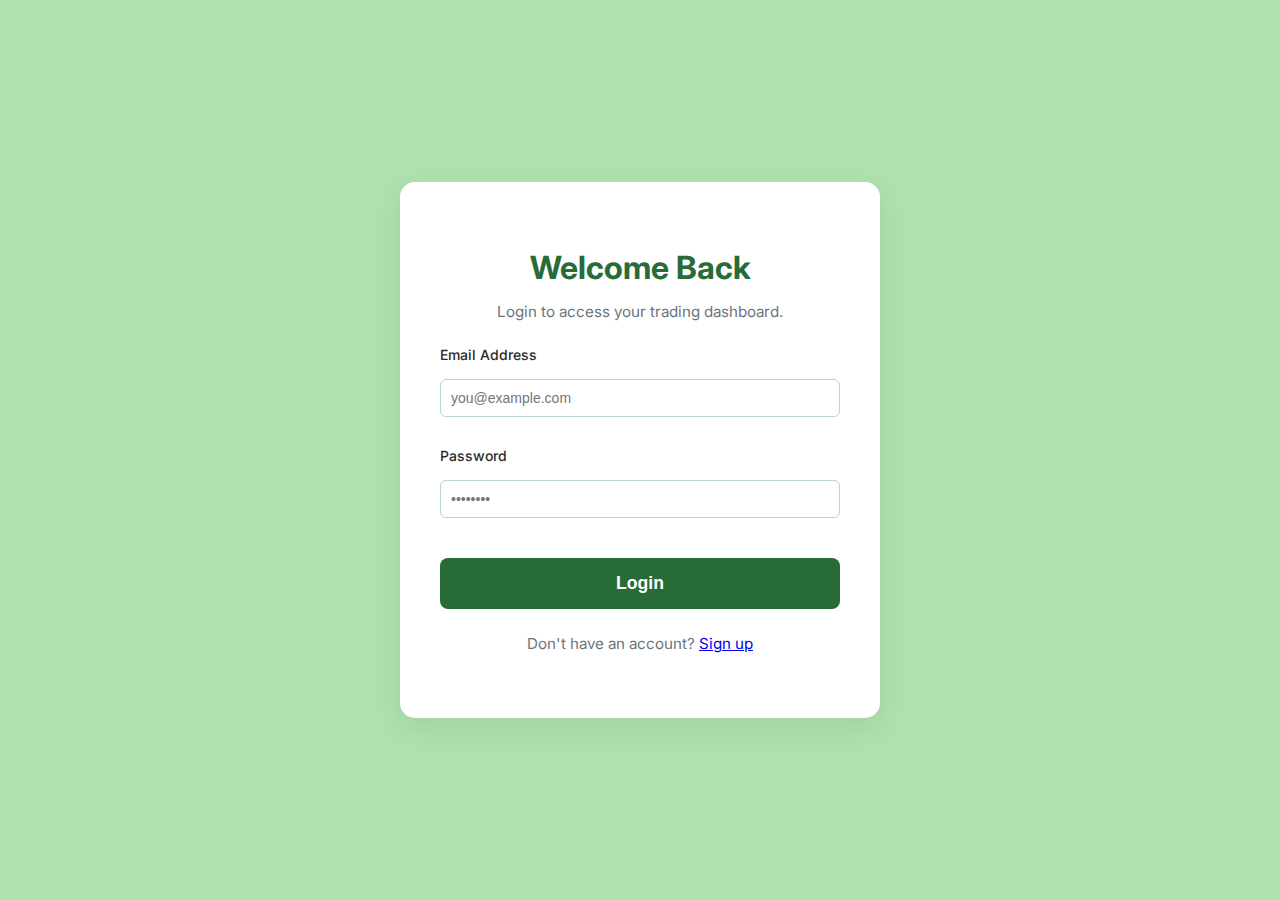
<file: index.html>
<!DOCTYPE html>
<html lang="en">
<head>
    <meta charset="UTF-8" />
    <meta name="viewport" content="width=device-width, initial-scale=1.0" />
    <title>Login - Trading Course</title>
    <!-- Google Fonts: Inter -->
    <link rel="preconnect" href="https://fonts.googleapis.com">
    <link rel="preconnect" href="https://fonts.gstatic.com" crossorigin>
    <link href="https://fonts.googleapis.com/css2?family=Inter:wght@400;500;600;700&display=swap" rel="stylesheet">
    <!-- External Stylesheet -->
    <link rel="stylesheet" href="style.css">
</head>
<body class="login-page">

    <div class="login-container">
        <!-- Header -->
        <div class="header">
            <h2>Welcome Back</h2>
            <p>Login to access your trading dashboard.</p>
        </div>

        <!-- Login Form -->
        <form id="loginForm">
            <!-- Email Input -->
            <div class="form-group">
                <label for="email">Email Address</label>
                <input type="email" id="email" placeholder="you@example.com" required>
            </div>

            <!-- Password Input -->
            <div class="form-group">
                <label for="password">Password</label>
                <input type="password" id="password" placeholder="••••••••" required>
            </div>

            <!-- Login Button -->
            <button type="submit" class="login-btn">
                Login
            </button>

            <!-- Error Message Display -->
            <p id="error-message"></p>
        </form>

        <!-- Sign-up Link -->
        <p class="signup-link">
            Don't have an account?
            <a href="signup.html">Sign up</a>
        </p>
    </div>

    <!-- External JavaScript -->
    <script type="module" src="script.js"></script>

</body>
</html>
</file>
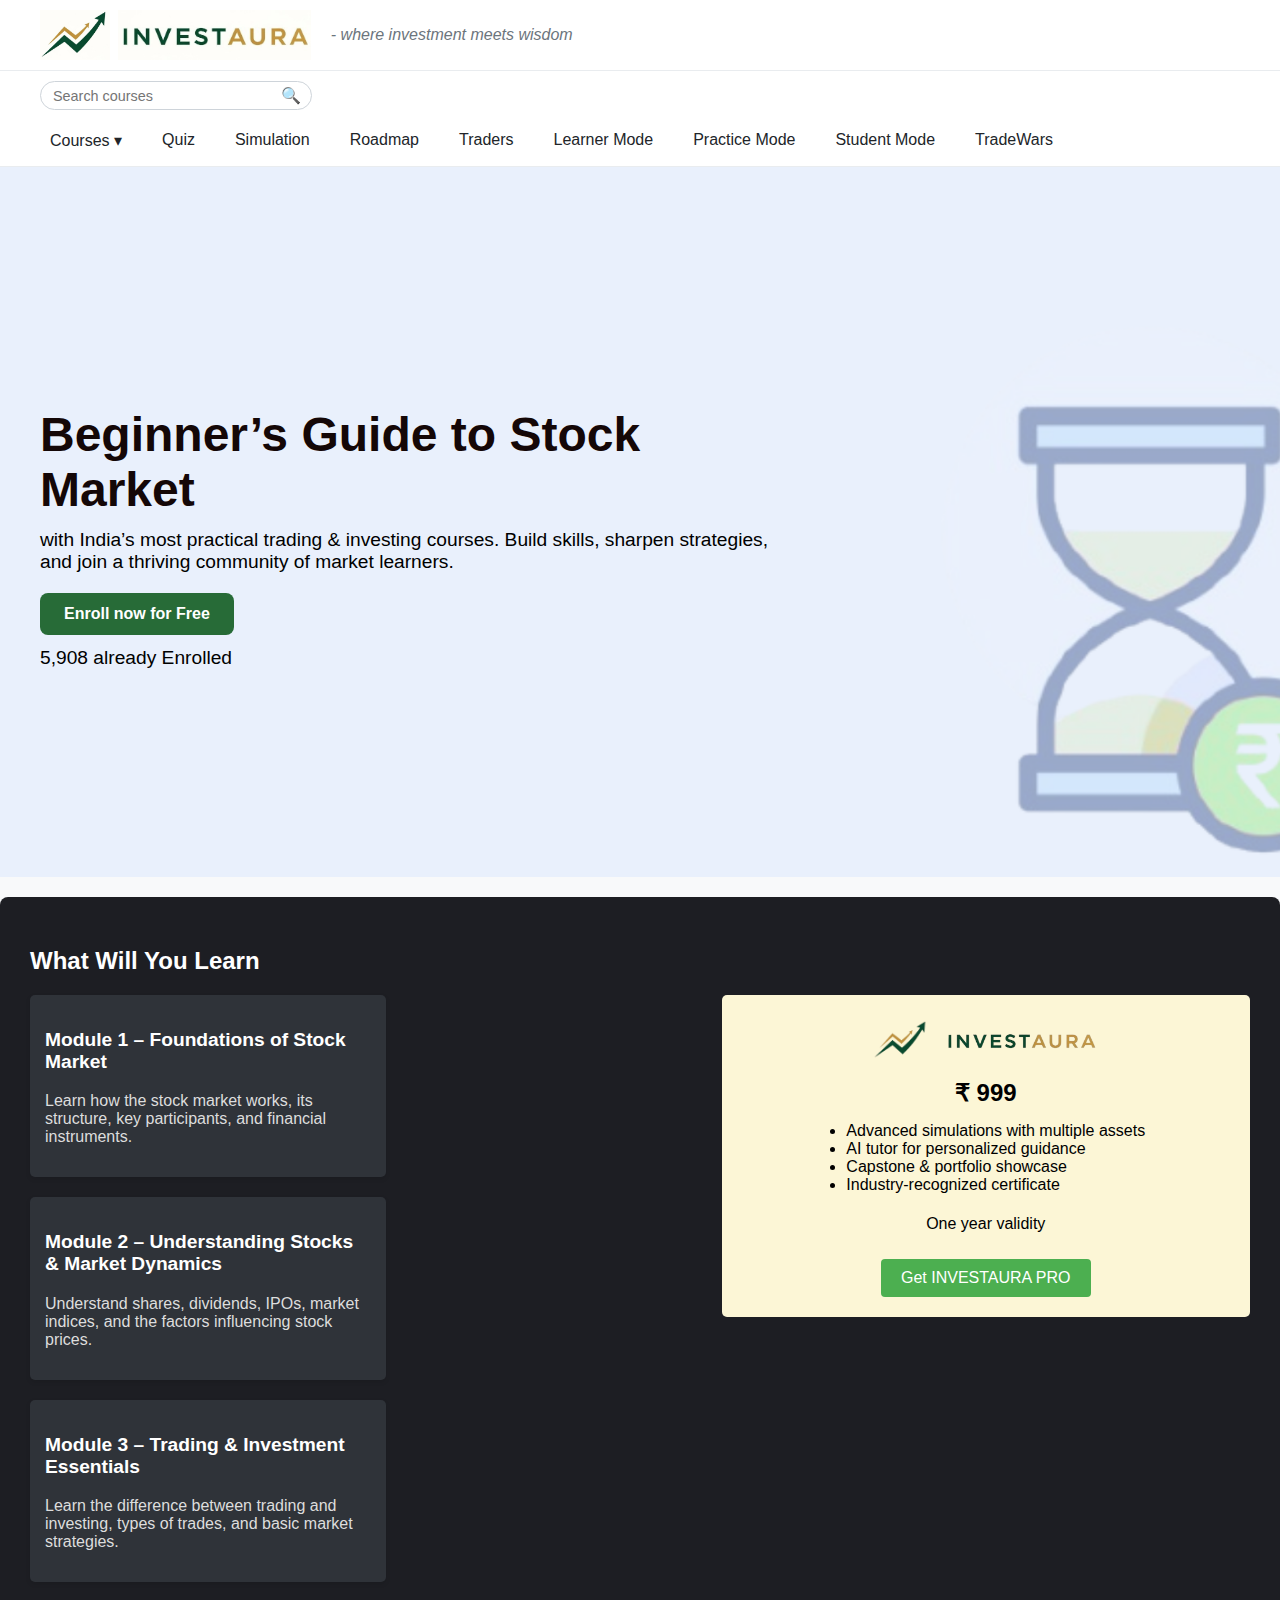
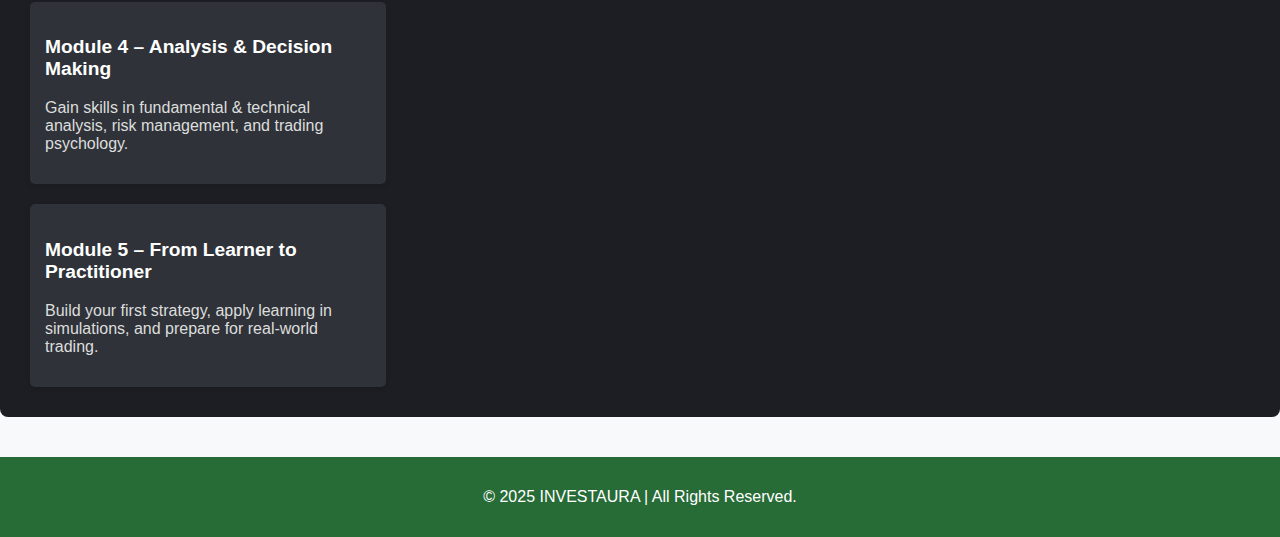
<file: course1.html>
<!DOCTYPE html>
<html lang="en">
<head>
  <meta charset="UTF-8" />
  <meta name="viewport" content="width=device-width, initial-scale=1.0"/>
  <title>Beginner’s Guide to Stock Market | INVESTAURA</title>
  <link rel="stylesheet" href="style_courses.css" />
</head>
<body>

  <!-- ===== HEADER BAR 1: Logo + Tagline ===== -->
  <header class="top-header">
    <div class="logo">
      <img src="logo2 part1.jpg" alt="InvestAura Logo Part 1">
      <img src="logo2 part 2.jpg" alt="InvestAura Logo Part 2">
      <p class="tagline">- where investment meets wisdom</p>
    </div>
  </header>

  <!-- ===== HEADER BAR 2: Search + Nav ===== -->
  <div class="mode-bar">
    <!-- Search Bar -->
    <div class="search-bar">
      <input type="text" placeholder="Search courses" />
      <span class="search-icon">&#128269;</span>
    </div>

    <!-- Navigation -->
    <nav class="nav-links">
      <a href="#">Courses ▾</a>
      <a href="#">Quiz</a>
      <a href="#">Simulation</a>
      <a href="#">Roadmap</a>
      <a href="#">Traders</a>
      <a href="#">Learner Mode</a>
      <a href="#">Practice Mode</a>
      <a href="#">Student Mode</a>
      <a href="#">TradeWars</a>
    </nav>
  </div>

  <section class="hero">
  <div class="hero-content">
    <h1>Beginner’s Guide to Stock Market</h1>
    <p>with India’s most practical trading & investing courses. Build skills, sharpen strategies, and join a thriving community of market learners.</p>
    <div class="buttons">
      <a href="#join" class="btn-primary">Enroll now for Free</a>
    </div>
    <div class="enroll">
       <p>5,908 already Enrolled</p>
    </div>
   
  </div>
</section>


  <!-- ===== NEW SECTION: COURSE SYLLABUS ===== -->
  <!-- ===== NEW SECTION: WHAT WILL YOU LEARN ===== -->
<section class="learn-container">
    <h2>What Will You Learn</h2>

    <div class="learn-content">
        <div class="learn-modules">
            <div class="module">
                <h3>Module 1 – Foundations of Stock Market</h3>
                <p>Learn how the stock market works, its structure, key participants, and financial instruments.</p>
            </div>
            <div class="module">
                <h3>Module 2 – Understanding Stocks & Market Dynamics</h3>
                <p>Understand shares, dividends, IPOs, market indices, and the factors influencing stock prices.</p>
            </div>
            <div class="module">
                <h3>Module 3 – Trading & Investment Essentials</h3>
                <p>Learn the difference between trading and investing, types of trades, and basic market strategies.</p>
            </div>
            <div class="module">
                <h3>Module 4 – Analysis & Decision Making</h3>
                <p>Gain skills in fundamental & technical analysis, risk management, and trading psychology.</p>
            </div>
            <div class="module">
                <h3>Module 5 – From Learner to Practitioner</h3>
                <p>Build your first strategy, apply learning in simulations, and prepare for real-world trading.</p>
            </div>
        </div>

        <div class="pro-offer">
            <div class="pro-logo">
                <img src="logo2_part1-removebg.png" alt="">
                <img src="logo2_part_2-removebg.png" alt="">
                
            </div>
            <p class="pro-price"> ₹ 999</p>
            <ul>
                <li>Advanced simulations with multiple assets</li>
                <li>AI tutor for personalized guidance</li>
                <li>Capstone & portfolio showcase</li>
                <li>Industry-recognized certificate</li>
            </ul>
            <p>One year validity</p>
            <a href="#" class="btn-pro">Get INVESTAURA PRO</a>
        </div>
    </div>
</section>



  <!-- ===== FOOTER ===== -->
  <footer class="course-footer">
    <p>&copy; 2025 INVESTAURA | All Rights Reserved.</p>
  </footer>

</body>
</html>
</file>
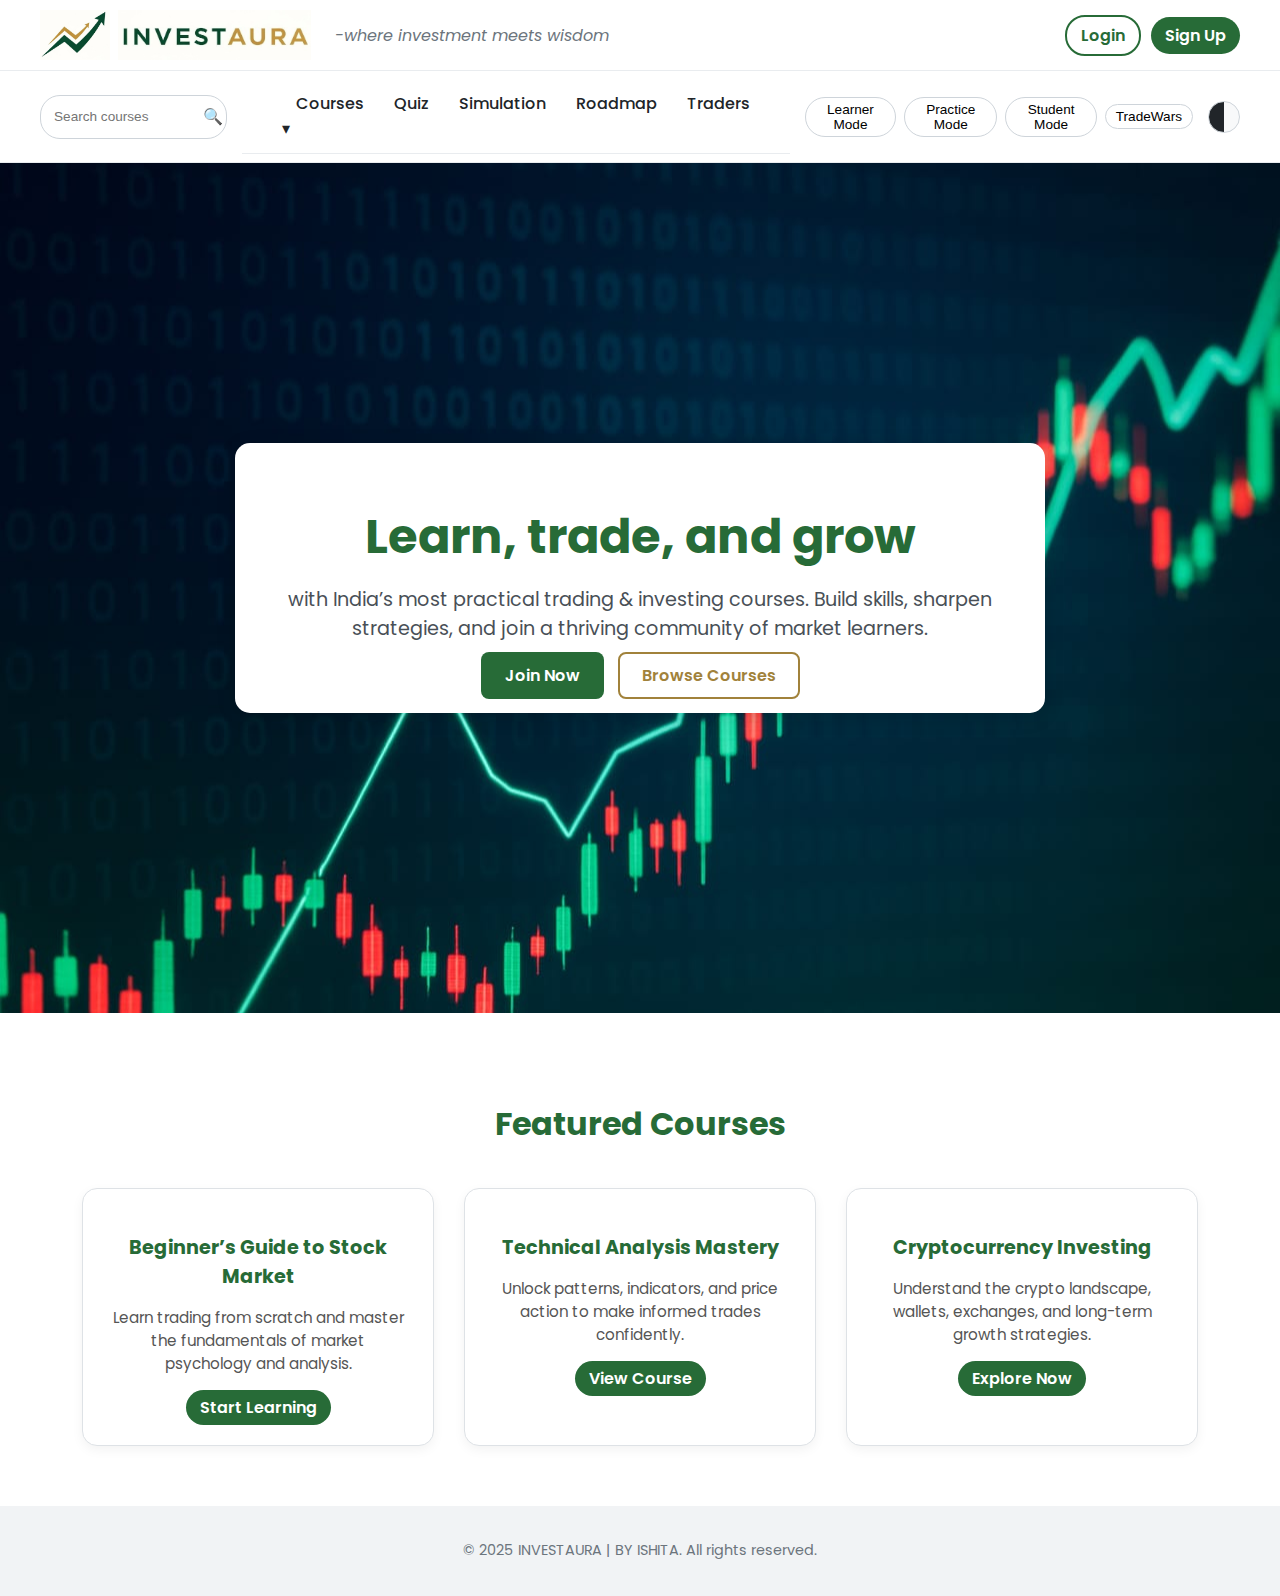
<file: homepage.html>
<!DOCTYPE html>
<html lang="en">
<head>
  <meta charset="UTF-8" />
  <meta name="viewport" content="width=device-width, initial-scale=1.0"/>
  <title>INVESTAURA</title>
  <link rel="stylesheet" href="style.css" />
  <link href="https://fonts.googleapis.com/css2?family=Poppins:wght@400;500;600;700&display=swap" rel="stylesheet">
</head>
<body>

<header>
  <!-- ===== ROW 1: LOGO + BRAND + AUTH ===== -->
  <div class="top-header">
    <div class="logo">
      <img src="logo2 part1.jpg" alt="Logo">
      <img src="logo2 part 2.jpg" alt="Logo">
      <span class="brand-name"></span>
      <span class="tagline">-where investment meets wisdom</span>
    </div>
    <div class="header-actions">
      <a href="index.html" class="btn secondary">Login</a>
      <a href="signup.html" class="btn primary">Sign Up</a>
    </div>
  </div>

  <!-- ===== ROW 2: SEARCH + MODES + DARK MODE ===== -->
  <div class="mode-bar">
    <div class="mode-left">
      <div class="search-bar">
        <input type="text" placeholder="Search courses">
        <div class="search-icon">🔍</div>
      </div>
      <nav class="nav-links">
        <!-- Dropdown for Courses -->
        <div class="dropdown">
          <a href="#" class="dropdown-toggle">Courses ▾</a>
          <div class="dropdown-menu">
            <a href="#">Beginner’s Guide to Stock Market</a>
            <a href="#">Technical Analysis Mastery</a>
            <a href="#">Cryptocurrency Investing</a>
            <a href="#">Options Trading Strategies</a>
          </div>
        </div>
        <a href="#">Quiz</a>
        <a href="#">Simulation</a>
        <a href="#">Roadmap</a>
        <a href="#">Traders</a>
      </nav>
      <div class="mode-buttons">
        <button>Learner Mode</button>
        <button>Practice Mode</button>
        <button>Student Mode</button>
        <button>TradeWars</button>
      </div>
    </div>
    <div class="header-actions">
      <div class="dark-mode-btn"></div>
    </div>
  </div>
</header>

<!-- Hero Section -->
<section class="hero">
  <div class="hero-content">
    <h1>Learn, trade, and grow</h1>
    <p>with India’s most practical trading & investing courses. Build skills, sharpen strategies, and join a thriving community of market learners.</p>
    <div class="buttons">
      <a href="#join" class="btn-primary">Join Now</a>
      <a href="#courses" class="btn-secondary">Browse Courses</a>
    </div>
  </div>
</section>

<!-- Featured Courses Section -->
<section class="featured-courses" id="courses">
  <h2>Featured Courses</h2>
  <div class="course-cards">
    <div class="course-card">
      <h3>Beginner’s Guide to Stock Market</h3>
      <p>Learn trading from scratch and master the fundamentals of market psychology and analysis.</p>
      <a href="beginners-stock.html" target="_blank" class="btn primary">Start Learning</a>
    </div>
    <div class="course-card">
      <h3>Technical Analysis Mastery</h3>
      <p>Unlock patterns, indicators, and price action to make informed trades confidently.</p>
      <a href="#" class="btn primary">View Course</a>
    </div>
    <div class="course-card">
      <h3>Cryptocurrency Investing</h3>
      <p>Understand the crypto landscape, wallets, exchanges, and long-term growth strategies.</p>
      <a href="#" class="btn primary">Explore Now</a>
    </div>
  </div>
</section>

<!-- Footer -->
<footer class="footer">
  <p>&copy; 2025 INVESTAURA | BY ISHITA. All rights reserved.</p>
</footer>

<!-- External JS -->
<script src="script.js"></script>

</body>
</html>
</file>
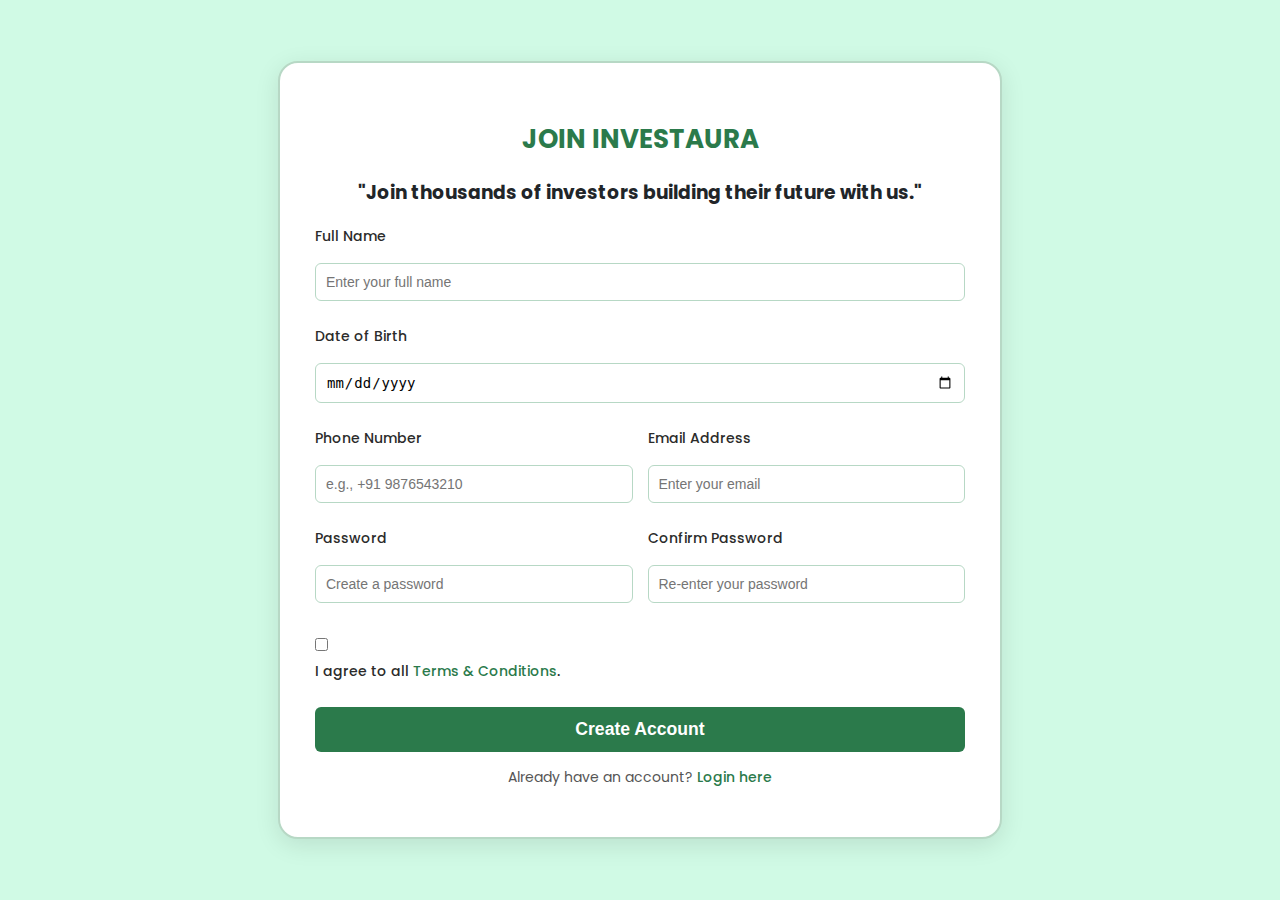
<file: signup.html>
<!DOCTYPE html>
<html lang="en">
  <head>
    <meta charset="UTF-8" />
    <meta name="viewport" content="width=device-width, initial-scale=1.0" />
    <title>Sign Up - INVESTAURA</title>
    <!-- Inter Font -->
    <link rel="preconnect" href="https://fonts.googleapis.com" />
    <link rel="preconnect" href="https://fonts.gstatic.com" crossorigin />
    <link
      href="https://fonts.googleapis.com/css2?family=Inter:wght@400;500;600;700&display=swap"
      rel="stylesheet"
    />
    <link rel="preconnect" href="https://fonts.googleapis.com" />
    <link rel="preconnect" href="https://fonts.gstatic.com" crossorigin />
    <link
      href="https://fonts.googleapis.com/css2?family=Poppins:wght@400;500;600;700&display=swap"
      rel="stylesheet"
    />

    <!-- External CSS -->
    <link rel="stylesheet" href="style.css" />
  </head>
  <body class="signup-page">
    <div class="signup-container">
      <h2>JOIN INVESTAURA</h2>
      <h3>"Join thousands of investors building their future with us."</h3>
      <form action="#" method="post">
        <!-- Name -->
        <div class="form-group">
          <label for="fullname">Full Name</label>
          <input
            type="text"
            id="fullname"
            placeholder="Enter your full name"
            required
          />
        </div>

        <!-- Date of Birth -->
        <div class="form-group">
          <label for="dob">Date of Birth</label>
          <input type="date" id="dob" required />
        </div>

        <!-- Phone + Email -->
        <div class="form-row">
          <div class="form-group">
            <label for="phone">Phone Number</label>
            <input
              type="tel"
              id="phone"
              placeholder="e.g., +91 9876543210"
              pattern="[0-9+ ]+"
              required
            />
          </div>
          <div class="form-group">
            <label for="email">Email Address</label>
            <input
              type="email"
              id="email"
              placeholder="Enter your email"
              required
            />
          </div>
        </div>

        <!-- Password + Confirm Password -->
        <div class="form-row">
          <div class="form-group">
            <label for="password">Password</label>
            <input
              type="password"
              id="password"
              placeholder="Create a password"
              required
            />
          </div>
          <div class="form-group">
            <label for="confirm-password">Confirm Password</label>
            <input
              type="password"
              id="confirm-password"
              placeholder="Re-enter your password"
              required
            />
          </div>
        </div>

        <!-- Terms Agreement -->
        <div class="form-group">
          <input type="checkbox" id="terms" required />
          <label for="terms"
            >I agree to all <a href="#">Terms & Conditions</a>.</label
          >
        </div>

        <!-- Submit -->

        <button type="submit" class="signup-btn">Create Account</button>

        <p class="login-link">
          Already have an account? <a href="index.html">Login here</a>
        </p>
      </form>
    </div>
  </body>
</html>
</file>
<file: style.css>
/* ===== GLOBAL STYLES ===== */
body {
    font-family: 'Poppins', Arial, sans-serif;
    margin: 0;
    padding: 0;
    background-color: #F8F9FA; 
    color: #212529;
}

input {
    width: 100%;
    padding: 10px;
    margin: 10px 0;
    border: 1px solid #CED4DA; 
    border-radius: 5px;
}

/* ===== FORM & QUIZ CONTAINERS ===== */
.container, .quiz-container {
    max-width: 500px;
    margin: 50px auto;
    padding: 30px;
    background: white;
    border-radius: 10px;
    box-shadow: 0 0 15px rgba(0,0,0,0.05);
    text-align: center;
}

.option-btn {
    display: block;
    margin: 10px auto;
    padding: 10px;
    width: 100%;
    border: none;
    border-radius: 8px;
    background: #E9ECEF;
    cursor: pointer;
    transition: 0.2s;
}

.option-btn:hover {
    background: #DEE2E6;
}

/* ===== HEADER ROW 1 ===== */
.top-header {
    display: flex;
    justify-content: space-between;
    align-items: center;
    padding: 10px 40px;
    background: #ffffff;
    border-bottom: 1px solid #E9ECEF;
}

.logo {
    display: flex;
    align-items: center;
    gap: 8px;
}

.logo img {
    height: 50px;
    width: fit-content;
}

.brand-name {
    font-size: 1.6rem;
    font-weight: bold;
    color: #212529;
}

.tagline {
    font-size: 1rem;
    font-style: italic;
    align-items: last baseline;
    margin-left: 8px;
    color: #6C757D;
}

.header-actions {
    display: flex;
    align-items: center;
    gap: 10px;
}

.btn.primary {
    /* Updated to a rich, deep green */
    background: #276B37;
    color: white;
    padding: 6px 14px;
    border-radius: 20px;
    text-decoration: none;
    font-weight: 600;
    transition: background 0.2s;
}

.btn.primary:hover {
    background: #1D5427;
}

.btn.secondary {
    /* Updated to a ghost button with a deep green border */
    border: 2px solid #276B37;
    color: #276B37;
    background: transparent;
    padding: 6px 14px;
    border-radius: 20px;
    text-decoration: none;
    font-weight: 600;
    transition: background 0.2s, color 0.2s;
}

.btn.secondary:hover {
    background: #276B37;
    color: white;
}

/* ===== HEADER ROW 2 ===== */
.mode-bar {
    display: flex;
    justify-content: space-between;
    align-items: center;
    background: #ffffff;
    padding: 8px 40px;
    border-bottom: 1px solid #E9ECEF;
    gap: 15px;
}

.mode-left {
    display: flex;
    align-items: center;
    gap: 15px;
}

.search-bar {
    display: flex;
    align-items: center;
    background: white;
    border-radius: 20px;
    padding: 1px 3px;
    border: 1px solid #CED4DA;
    width: 200px;
    height: 40px;
    transition: border-color 0.2s;
}

.search-bar:focus-within {
    /* Updated focus state to the deep green */
    border-color: #276B37;
}

.search-bar input {
    border: none;
    outline: none;
    font-size: 0.85rem;
    background: transparent;
    width: 100%;
}

.search-icon {
    margin-left: 5px;
    color: #6C757D;
}

.mode-buttons {
    display: flex;
    align-items: center;
    gap: 8px;
}

.mode-buttons button {
    background: white;
    border: 1px solid #CED4DA;
    border-radius: 20px;
    padding: 4px 10px;
    font-size: 0.85rem;
    cursor: pointer;
    transition: background 0.2s;
}

.mode-buttons button:hover {
    background: #E9ECEF;
}

.dark-mode-btn {
    width: 30px;
    height: 30px;
    border-radius: 50%;
    border: 1px solid #CED4DA;
    background: linear-gradient(to right, #212529 50%, #F8F9FA 50%);
    cursor: pointer;
    position: relative;
}

.dark-mode-btn::after {
    content: "Dark Mode";
    position: absolute;
    bottom: -28px;
    left: 50%;
    transform: translateX(-50%);
    background: #343A40;
    color: white;
    font-size: 0.7rem;
    padding: 2px 6px;
    border-radius: 4px;
    white-space: nowrap;
    opacity: 0;
    pointer-events: none;
    transition: 0.2s;
}

.dark-mode-btn:hover::after {
    opacity: 1;
}

/* ===== HEADER ROW 3: NAV LINKS ===== */
.nav-links {
    display: flex;
    justify-content: left;
    gap: 30px;
    background: #fff;
    padding: 12px 40px;
    border-bottom: 1px solid #E9ECEF;
}

.nav-links a {
    text-decoration: none;
    font-weight: 500;
    color: #212529;
    transition: color 0.2s;
}

.nav-links a:hover {
    /* Updated hover color to the new primary green */
    color: #276B37;
}

/* ===== HERO ===== */
.hero {
    display: flex;
    flex-direction: column;
    align-items: center;
    justify-content: center;
    height: 90vh;
    /* Using the lighter shade from the new palette */
    /*background-image:linear-gradient(rgba(0, 0, 0, 0.6), rgba(0, 0, 0, 0.8)), url(b1.jpg);*/
    background-image: url(b2.jpg);
    background-size: cover;
    background-position: center;
    background-repeat: no-repeat;
    text-align: center;
    padding: 20px;
}

.hero-content {
    background: white;
    padding: 25px 30px;
    border-radius: 15px;
    max-width: 750px;
    margin: 0 auto 20px auto;
    box-shadow: 0 4px 20px rgba(0, 0, 0, 0.12);
    text-align: center;
}

.hero-content h1 {
    font-size: 3rem;
    font-weight: 700;
    color: #276B37;
    margin-bottom: 12px;
    background: none; /* remove background from earlier style */
    box-shadow: none; /* remove shadow from earlier style */
}

.hero-content p {
    font-size: 1.2rem;
    color: #495057;
    margin: 0;
    background: none; /* remove background from earlier style */
    box-shadow: none;
}


.buttons {
    margin-top: 20px;
}

.btn-primary {
    /* Updated to the primary deep green */
    background: #276B37;
    color: white;
    padding: 12px 24px;
    border-radius: 8px;
    text-decoration: none;
    margin-right: 10px;
    font-weight: 600;
    transition: background 0.2s;
}

.btn-primary:hover {
    background: #1D5427;
}

.btn-secondary {
    /* Updated to the gold accent color */
    border: 2px solid #A1823B;
    color: #A1823B;
    padding: 10px 22px;
    border-radius: 8px;
    text-decoration: none;
    font-weight: 600;
    transition: background 0.2s, color 0.2s;
}

.btn-secondary:hover {
    background: #A1823B;
    color: white;
}

/* ===== FEATURED COURSES ===== */
.featured-courses {
    padding: 60px 20px;
    background-color: #ffffff;
    text-align: center;
}

.featured-courses h2 {
    font-size: 2rem;
    margin-bottom: 40px;
    /* Updated heading color to the deep green */
    color: #276B37;
}

.course-cards {
    display: flex;
    justify-content: center;
    gap: 30px;
    flex-wrap: wrap;
}

.course-card {
    background-color: #ffffff;
    border: 1px solid #DEE2E6;
    border-radius: 15px;
    padding: 25px;
    width: 300px;
    box-shadow: 0 4px 12px rgba(0, 0, 0, 0.05);
    transition: 0.3s;
}

.course-card:hover {
    transform: translateY(-5px);
    box-shadow: 0 6px 18px rgba(0, 0, 0, 0.08);
}

.course-card h3 {
    font-size: 1.2rem;
    margin-bottom: 10px;
    /* Updated heading color to the deep green */
    color: #276B37;
}

.course-card p {
    font-size: 0.95rem;
    color: #555;
    margin-bottom: 20px;
}

/* ===== FOOTER ===== */
.footer {
    text-align: center;
    padding: 20px;
    background-color: #F1F3F5;
    color: #6C757D;
    font-size: 0.9rem;
}

/* ===== SIGN UP PAGE STYLES ===== */
/* This section contains the CSS for the new sign-up page */
body.signup-page {
    font-family: 'Inter', sans-serif;
    margin: 0;
    padding: 0;
    display: flex;
    justify-content: center;
    align-items: center;
    height: 100vh;
    background-color: #f0f2f5; /* A soft, professional background color */
    color: #212529;
    background-color: #CBEBCB;
    background-size: cover;
    background-position: center;
    background-repeat: no-repeat;
}

/* The main card/container for the form */
.signup-container {
    width: 100%;
    max-width: 400px;
    padding: 40px;
    background: #ffffff;
    border-radius: 15px;
    box-shadow: 0 10px 30px rgba(0, 0, 0, 0.08); /* A softer, more professional shadow */
    text-align: center;
}

/* The main heading/title of the form */
.signup-container h2 {
    font-size: 2rem;
    font-weight: 700;
    color: #276B37; /* The brand's deep green */
    margin-bottom: 20px;
}

/* Label for input fields */
.form-group {
    text-align: left;
    margin-bottom: 20px;
}

.form-group label {
    display: block;
    font-weight: 600;
    margin-bottom: 8px;
    color: #495057;
}

/* Styling for all input fields */
.form-group input {
    width: 100%;
    padding: 12px;
    border: 1px solid #ced4da;
    border-radius: 8px;
    font-size: 1rem;
    transition: all 0.2s;
    box-sizing: border-box; /* Ensures padding doesn't affect width */
}

/* Focus state for inputs */
.form-group input:focus {
    outline: none;
    border-color: #276B37;
    box-shadow: 0 0 0 3px rgba(39, 107, 55, 0.2); /* Soft green glow */
}

/* Styling for the main button */
.signup-btn {
    width: 100%;
    padding: 15px;
    border: none;
    border-radius: 8px;
    background: #276B37; /* Main brand green */
    color: white;
    font-size: 1.1rem;
    font-weight: 600;
    cursor: pointer;
    transition: background 0.2s, transform 0.2s;
    margin-top: 10px;
}

/* Hover and active states for the button */
.signup-btn:hover {
    background: #1D5427;
    transform: translateY(-2px);
}

.signup-btn:active {
    transform: translateY(0);
}

/* Link for login */
.login-link {
    margin-top: 25px;
    font-size: 0.95rem;
    color: #6c757d;
}

.login-link a {
    color: #A1823B; /* Brand's accent gold */
    text-decoration: none;
    font-weight: 600;
    transition: color 0.2s;
}

.login-link a:hover {
    text-decoration: underline;
    color: #8c7132;
}


/*LOGIN PAGE*/
/* ===== LOGIN PAGE STYLES ===== */
body.login-page {
    font-family: 'Inter', sans-serif;
    margin: 0;
    padding: 0;
    display: flex;
    justify-content: center;
    align-items: center;
    height: 100vh;
    background-color: #f0f2f5;
    color: #212529;
    background-color: #AFE1AF;
    background-size: cover;
    background-position: center;
    background-repeat: no-repeat;
}

.login-container {
    width: 100%;
    max-width: 400px;
    padding: 40px;
    background: #ffffff;
    border-radius: 15px;
    box-shadow: 0 10px 30px rgba(0, 0, 0, 0.08);
    text-align: center;
}

.login-container h2 {
    font-size: 2rem;
    font-weight: 700;
    color: #276B37;
    margin-bottom: 10px;
}

.login-container p {
    font-size: 0.95rem;
    color: #6C757D;
    margin-bottom: 25px;
}

/* Form styling */
.login-container .form-group {
    text-align: left;
    margin-bottom: 20px;
}

.login-container label {
    display: block;
    font-weight: 600;
    margin-bottom: 8px;
    color: #495057;
}

.login-container input {
    width: 100%;
    padding: 12px;
    border: 1px solid #ced4da;
    border-radius: 8px;
    font-size: 1rem;
    transition: all 0.2s ease-in-out;
}

.login-container input:focus {
    outline: none;
    border-color: #276B37;
    box-shadow: 0 0 0 3px rgba(39, 107, 55, 0.2);
}

/* Button styling */
.login-btn {
    width: 100%;
    padding: 15px;
    border: none;
    border-radius: 8px;
    background: #276B37;
    color: white;
    font-size: 1.1rem;
    font-weight: 600;
    cursor: pointer;
    transition: background 0.2s, transform 0.2s;
    margin-top: 10px;
}

.login-btn:hover {
    background: #1D5427;
    transform: translateY(-2px);
}

.login-btn:active {
    transform: translateY(0);
}

/* Link styling */
/* === General Page Styling === */
/* === General Page Styling === */
body.signup-page {
    background-color: #D0FAE5; /* light mint green background */
    font-family: 'Poppins', sans-serif; /* clean modern font */
    margin: 0;
    padding: 0;
}

/* === Container === */
/* === Container === */
.signup-container {
    max-width: 650px; /* increased width */
    margin: 50px auto;
    padding: 35px;
    background: #ffffff; /* white card */
    border-radius: 20px; /* more rounded corners */
    border: 2px solid #b7d8c5; /* visible border in soft green */
    box-shadow: 0 6px 24px rgba(0, 0, 0, 0.1);
}


/* === Heading === */
.signup-container h2 {
    text-align: center;
    margin-bottom: 8px;
    font-weight: 700;
    font-size: 26px;
    color: #2B7A4B; /* dark green for heading */
}

/* === Tagline under heading === */
.signup-container p.tagline {
    text-align: center;
    color: #4e5d52;
    font-size: 14px;
    margin-bottom: 25px;
}

/* === Form Groups === */
.form-group {
    margin-bottom: 15px;
}

.form-group label {
    display: block;
    margin-bottom: 6px;
    font-weight: 500;
    font-size: 14px;
    color: #2B2B2B;
}

.form-group input {
    width: 100%;
    padding: 10px;
    border-radius: 6px;
    border: 1px solid #b7d8c5;
    font-size: 14px;
    outline: none;
    transition: border-color 0.3s ease, box-shadow 0.3s ease;
}

.form-group input:focus {
    border-color: #2B7A4B;
    box-shadow: 0 0 5px rgba(43, 122, 75, 0.3);
}

/* === Paired Fields === */
.form-row {
    display: flex;
    gap: 15px;
    flex-wrap: wrap;
}

.form-row .form-group {
    flex: 1;
    min-width: 200px;
}

/* === Checkbox === */
.form-group input[type="checkbox"] {
    width: auto;
    margin-right: 8px;
}

.form-group label a {
    color: #2B7A4B;
    text-decoration: none;
}

.form-group label a:hover {
    text-decoration: underline;
}

/* === Button === */
.signup-btn {
    width: 100%;
    padding: 12px;
    background: #2B7A4B; /* deep green */
    border: none;
    color: #fff;
    font-weight: 600;
    border-radius: 6px;
    cursor: pointer;
    transition: background 0.3s ease, transform 0.1s ease;
}

.signup-btn:hover {
    background: #23633d;
    transform: translateY(-1px);
}

/* === Responsive Design === */
@media (max-width: 600px) {
    .form-row {
        flex-direction: column;
    }
}

.login-link {
    text-align: center;
    margin-top: 15px;
    font-size: 14px;
    color: #555;
}

.login-link a {
    color: #2B7A4B;
    font-weight: 500;
    text-decoration: none;
}

.login-link a:hover {
    text-decoration: underline;
}

/* Dropdown Container */
.dropdown {
  position: relative;
  display: inline-block;
}

.dropdown-toggle {
  text-decoration: none;
  color: #333;
  font-weight: 500;
  padding: 8px 14px;
  border-radius: 4px;
  transition: background-color 0.2s ease;
}

.dropdown-toggle:hover {
  background-color: #f0f0f0;
}

/* Dropdown Menu */
.dropdown-menu {
  display: none;
  position: absolute;
  top: 100%;
  left: 0;
  background-color: #fff;
  border: 1px solid #ddd;
  border-radius: 6px;
  min-width: 220px;
  box-shadow: 0px 4px 12px rgba(0,0,0,0.1);
  z-index: 10;
}

/* Dropdown Menu Items */
.dropdown-menu a {
  display: block;
  padding: 10px 16px;
  text-decoration: none;
  color: #333;
  font-size: 14px;
  transition: background-color 0.2s ease, color 0.2s ease;
}

.dropdown-menu a:hover {
  background-color: #006400;
  color: #fff;
}

/* Keep dropdown open on hover (optional) */
.dropdown:hover .dropdown-menu {
  display: block;
}
</file>
<file: style_courses.css>
body {
    font-family: 'Poppins', Arial, sans-serif;
    margin: 0;
    padding: 0;
    background-color: #F8F9FA;
    color: #212529;
}

/* ===== HEADER ROW 1 ===== */
.top-header {
    display: flex;
    align-items: center;   /* ensures vertical alignment */
    padding: 10px 40px;
    background: #ffffff;
    border-bottom: 1px solid #E9ECEF;
    gap: 10px;
}

.logo {
    display: flex;
    align-items: center;   /* logo + text aligned in one line */
    gap: 8px;
}

.logo img {
    height: 50px;
}

.brand-name {
    font-size: 1.6rem;
    font-weight: bold;
    color: #212529;
}

.brand-name span {
    color: #A1823B; /* gold accent */
}

.tagline {
    font-size: 1rem;
    font-style: italic;
    margin-left: 12px;
    color: #6C757D;
}


/* ===== HEADER ROW 2 ===== */
.mode-bar {
    display: flex;
    justify-content: space-between;
    align-items: center;
    background: #ffffff;
    padding: 10px 40px;
    border-bottom: 1px solid #E9ECEF;
    flex-wrap: wrap;
    gap: 15px;
}

/* Search bar */
.search-bar {
    display: flex;
    align-items: center;
    border: 1px solid #CED4DA;
    border-radius: 20px;
    padding: 4px 10px;
    background: white;
    width: 250px;
}

.search-bar input {
    border: none;
    outline: none;
    font-size: 0.9rem;
    background: transparent;
    width: 100%;
}

.search-icon {
    margin-left: 5px;
    color: #6C757D;
}

/* Navigation links */
.nav-links {
    display: flex;
    flex-wrap: wrap;
    gap: 20px;
}

.nav-links a {
    text-decoration: none;
    font-weight: 500;
    color: #212529;
    padding: 6px 10px;
    border-radius: 6px;
    transition: all 0.2s ease;
}

.nav-links a:hover {
    background: #276B37;
    color: white;
}

.hero {
    display: flex;
    flex-direction: column;
    justify-content: center;
    height: 70vh;
    background-image: url(courece\ bg2.png);
    background-size: cover;
    background-position: center;
    background-repeat: no-repeat;
    padding: 40px; /* add padding so text is away from edges */
    color: white; /* text color directly on background */
    text-align: left; /* left-aligned */
}

.hero-content {
    background: none; 
    padding: 0; 
    border-radius: 0; 
    max-width: 750px;
    margin: 0; 
    box-shadow: none; 
}

.hero-content h1 {
    font-size: 3rem;
    font-weight: 700;
    color: rgb(20, 7, 7); 
    margin-bottom: 12px;
}

.hero-content p {
    font-size: 1.2rem;
    color: rgb(0, 0, 0); 
    margin: 0;
}

.buttons {
    margin-top: 20px;
    display: flex;
    gap: 15px;
    margin-bottom: 12px;
}

.enroll {
  font-size: 1.1rem;
  color: rgb(19, 20, 127);
  margin: 0;
}

.btn-primary {
    background: #276B37;
    color: white;
    padding: 12px 24px;
    border-radius: 8px;
    text-decoration: none;
    margin-right: 10px;
    font-weight: 600;
    transition: background 0.2s;
}

.btn-primary:hover {
    background: #1D5427;
}

.btn-secondary {
    border: 2px solid #A1823B;
    color: #A1823B;
    padding: 10px 22px;
    border-radius: 8px;
    text-decoration: none;
    font-weight: 600;
    transition: background 0.2s, color 0.2s;
}

.btn-secondary:hover {
    background: #A1823B;
    color: white;
}

/* ===== COURSE CONTENT ===== */
.course-container {
    max-width: 900px;
    margin: 40px auto;
    background: white;
    border-radius: 20px;
    padding: 30px;
    border: 2px solid #A1823B;
    box-shadow: 0px 6px 20px rgba(0,0,0,0.1);
}

.course-section {
    margin-bottom: 30px;
}

.course-section h2 {
    color: #276B37;
    margin-bottom: 10px;
}

.course-section p,
.course-section ul {
    color: #495057;
    line-height: 1.6;
}

.course-section ul {
    padding-left: 20px;
}

/* ===== FOOTER ===== */
.course-footer {
    text-align: center;
    margin-top: 40px;
    padding: 15px;
    background-color: #276B37;
    color: white;
}



/* ===== SKILLS SECTION ===== */
.skills-container {
  max-width: 1000px;
  margin: 40px auto;
  padding: 30px;
  background: #F8F9FA;
  border-radius: 20px;
  border: 2px solid #276B37;
  box-shadow: 0 6px 20px rgba(0,0,0,0.08);
}

.skills-container h2 {
  text-align: center;
  color: #276B37;
  margin-bottom: 25px;
}

.skills-grid {
  display: grid;
  grid-template-columns: repeat(auto-fit, minmax(180px, 1fr));
  gap: 15px;
}

.skills-grid span {
  display: block;
  background: #ffffff;
  border: 1px solid #A1823B;
  border-radius: 12px;
  padding: 10px;
  text-align: center;
  font-weight: 500;
  color: #212529;
  transition: all 0.2s ease;
}

.skills-grid span:hover {
  background: #276B37;
  color: #fff;
}

.learn-container {
    color: white;
    background-color: #1D1E23;
    padding: 30px;
    margin: 20px 0;
    border-radius: 8px;
}

.learn-content {
    display: flex;
    gap: 20px;
    align-items: flex-start; 
    flex-wrap: wrap;
}

/* Modules */
.learn-modules {
    display: flex;
    flex-wrap: wrap;
    gap: 20px;
    flex: 1 1 55%; 
}

.module {
    width: calc(50% - 10px);
    background: #2F3339;
    padding: 15px;
    border-radius: 5px;
    box-shadow: 0 2px 5px rgba(0,0,0,0.1);
    transition: 0.3s;
}

.module h3 {
    font-size: 1.2em;
    color: white;
}

.module p {
    color: #ddd;
}

.module:hover {
    transform: scale(1.02);
}

/* Pro Offer */
.pro-offer {
    background: #FCF6D6;
    color: black;
    padding: 20px;
    border-radius: 5px;
    flex: 1 1 40%; 
    text-align: left;
    display: flex;
    flex-direction: column;
    align-items: center;
    max-height: fit-content; 
}

.pro-logo img {
    height: 40px;
    width: fit-content;
    align-items: last baseline;
    margin: 5px;
    object-fit: contain;
}

.pro-price {
    font-size: 1.5rem;
    font-weight: bold;
    margin: 10px 0;
}

.pro-offer ul {
    text-align: left;
    padding-left: 20px;
    margin: 5px 0;
}

.btn-pro {
    background-color: #4CAF50;
    color: white;
    padding: 10px 20px;
    border: none;
    border-radius: 4px;
    text-decoration: none;
    display: inline-block;
    transition: background 0.3s;
    margin-top: 10px;
}

.btn-pro:hover {
    background-color: #45a049;
}

/* Responsive */
@media(max-width: 1000px){
    .learn-content {
        flex-direction: column;
    }
    .learn-modules, .pro-offer {
        flex: 1 1 100%;
        width: 100%;
    }
    .module {
        width: 100%;
    }
}
</file>
